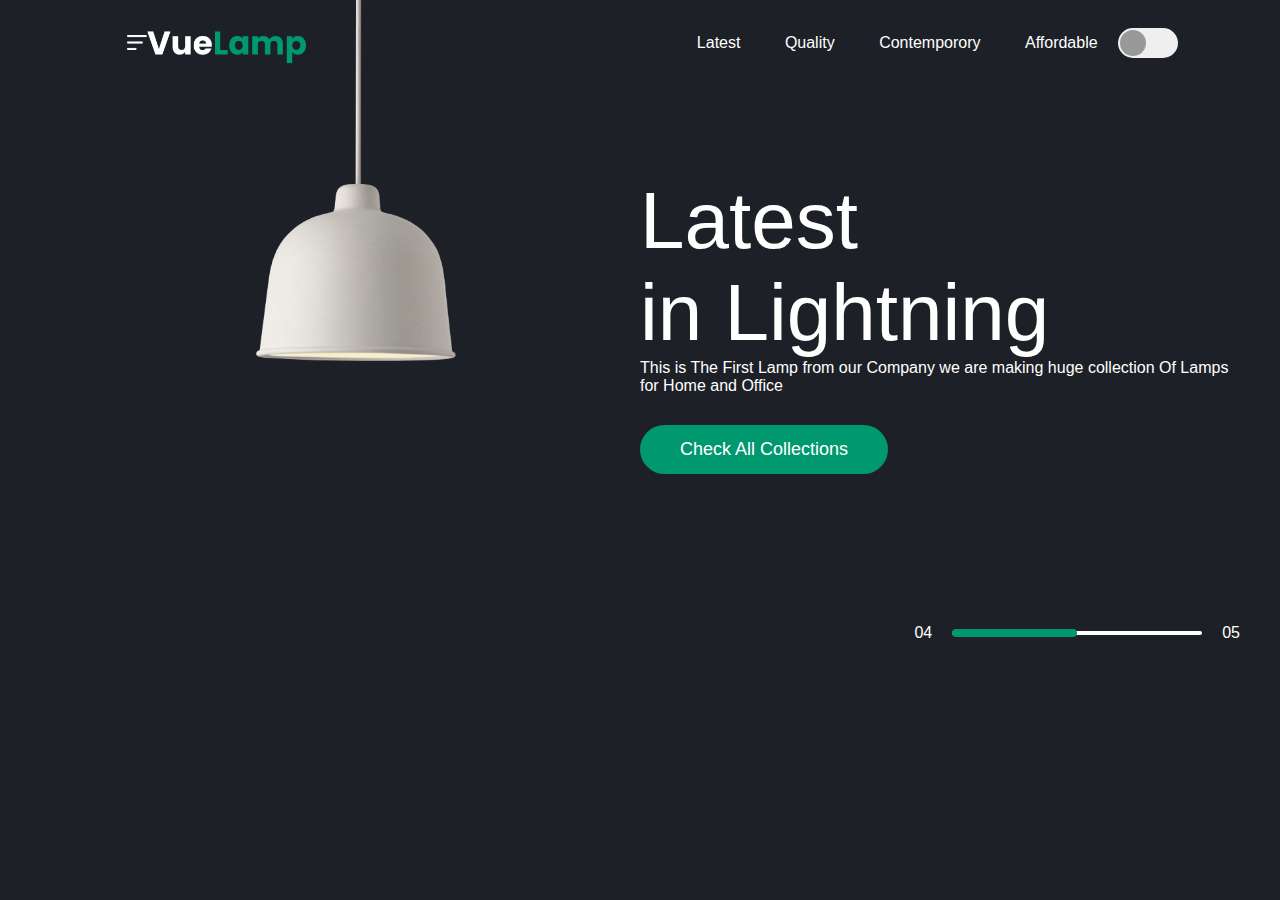
<file: Webpage/index.html>
<!DOCTYPE html>
<html>
    <head>
        <title>Index</title>
        <link rel="stylesheet" href="index.css">
    </head>
    <body>
        <div class="hero">
            <nav>
                <img src="images/menu.png" class="menu">
                <img src="images/logo.png" class="logo">

                <ul>
                    <li><a href="#"> Latest</a></li>
                    <li><a href="#">Quality</a></li>
                    <li><a href="#">Contemporory</a></li>
                    <li><a href="#">Affordable</a></li>
                </ul>
                <button type="button" onclick="toggleBtn()"" id="btn" ><span class="span"></span></button>
            </nav>
            
            <div class="lamp-container">
                <img src="images/lamp.png" class="lamp">
                <img src="images/light.png" class="light" id="light">

            </div>

            <div class="text-container">
                <h1>Latest <br> in Lightning</h1>
                <p>This is The First Lamp from our Company we are making huge collection Of Lamps for Home and Office</p>
                <a href="#">Check All Collections</a>

                <div class="control">
                    <p>04</p>
                    <span></span>
                    <div class="line"><span></span></div>
                    <p>05</p>
                </div>

            </div>
        

        </div>

        <script>

                var btn=document.getElementById("btn")
                var ligt=document.getElementById("light")

                function toggleBtn()
                {
                    btn.classList.toggle("active");
                    light.classList.toggle("on");
                }

        </script>
    </body>
</html>
</file>
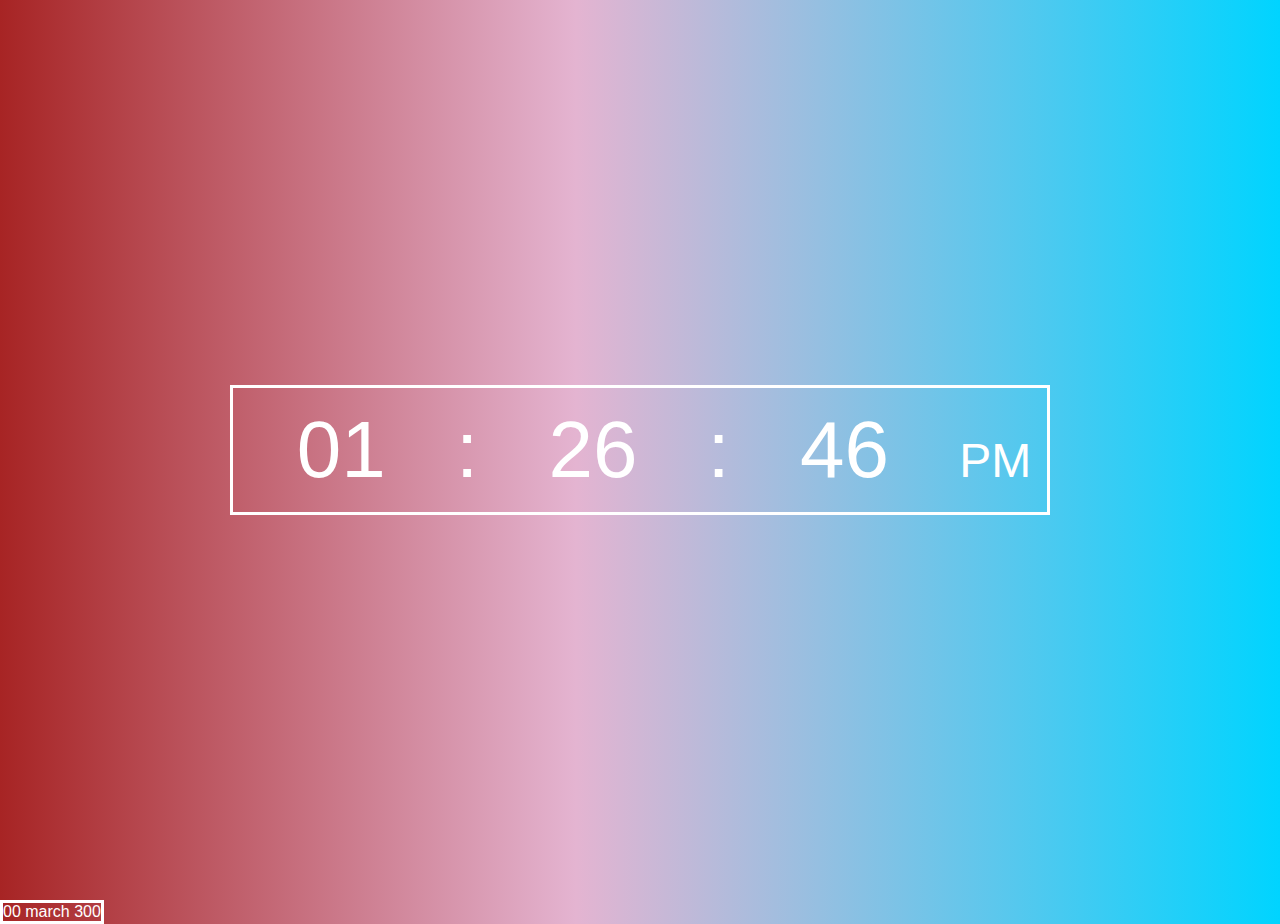
<file: Clock/dc.html>
<!DOCTYPE html>
<html>
    <head>
        <title>Digital Clock</title>
        <link rel="stylesheet" href="dc.css">
    </head>
    <body>
        <div id="container">
            <div id="wrapper">
                <span id="hour">00</span>
                <span>:</span>
                <span id="minute">00</span>
                <span>:</span>
                <span  id="second">00</span>
                <span id="ampm">AM</span>
              </div>
        </div>

        <div id="datecontainer">
            <div id="datewrapper">
                <span id="date">00</span>
                <span>   </span>
                <span id="month">march</span>
                <span>  </span>
                <span id="year">300</span>

            </div>
        </div>

      <script src="dc.js">

        </script>



    </body>
</html>
</file>
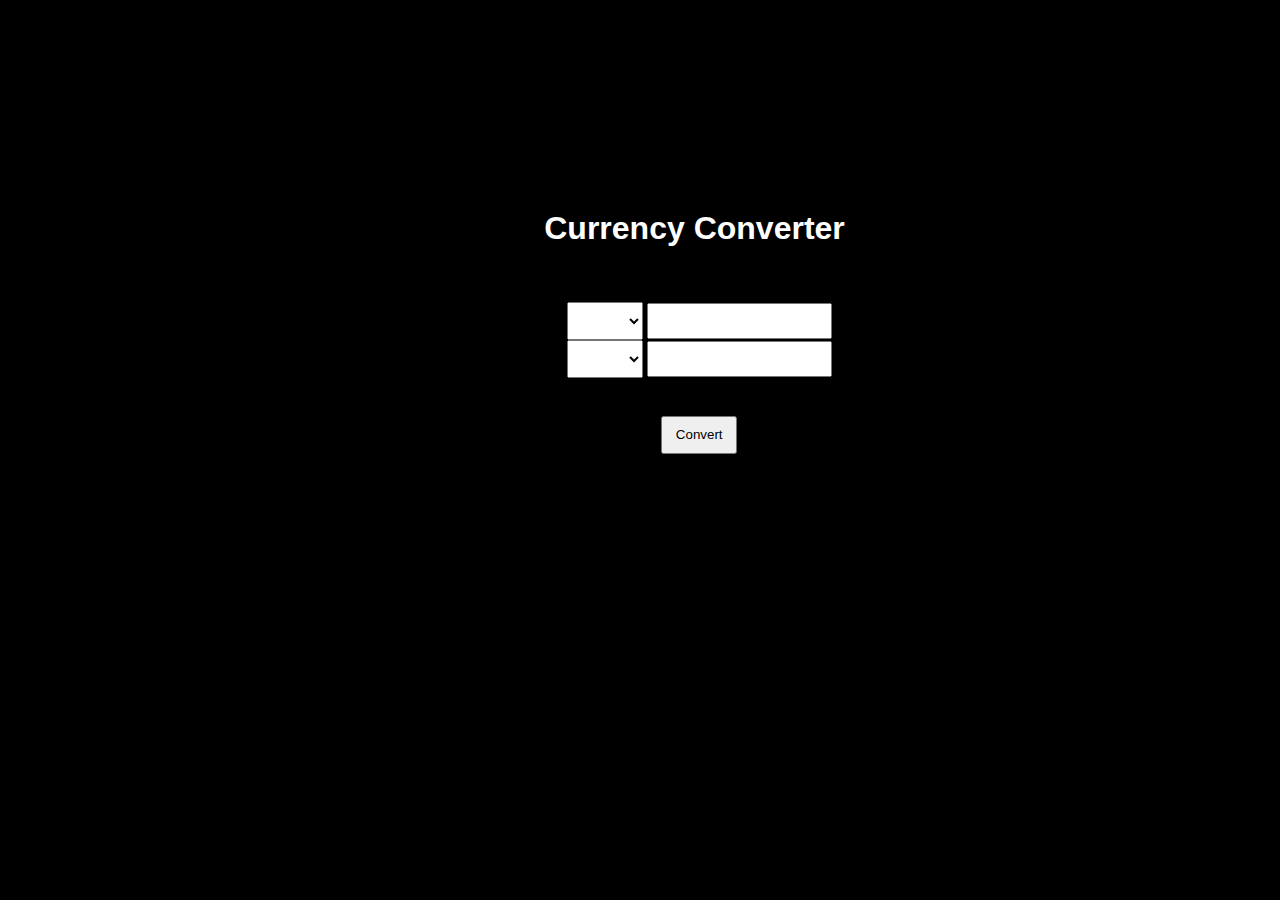
<file: Currency-Converter/currency.html>
<!DOCTYPE html>>
<html>
    <head>
        <title>Currency Converter</title>
        <link rel="stylesheet" href="currency.css">
    </head>
    <body>
            <h1>Currency Converter</h1>
        <div id="container">
            <div>

            
            <select id="selectcurr"> 
               
            </select>
            <input type="number" id="input">
        </div>
        <div>
            <select id="selectcurr">

            </select>
            <input type="text" id="result">
        </div>
    </div>

        <button type="submit" >Convert</button>
        <script src="currency.js">

        </script>

    </body>
</html>
</file>
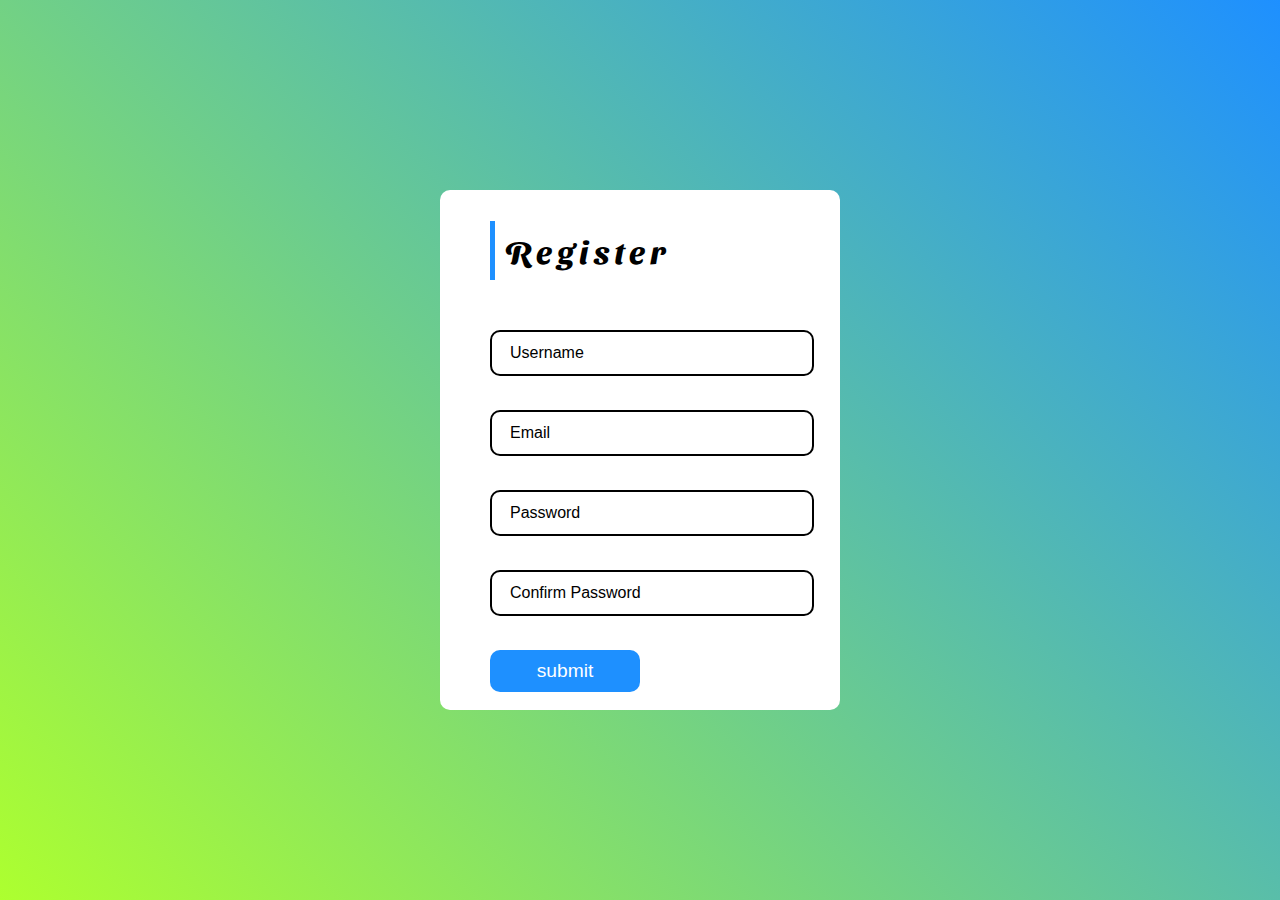
<file: Form-Validation/form.html>
<!DOCTYPE html>
<html>
    <head>
        <title>Register</title>
        <link rel="stylesheet" href="form.css">
    </head>
    <body>
        <div class="center">
            <h1>Register</h1>
            <form>
                <div class="inputbox">
                    <input type="text" id="username" required="required">
                    <span>Username</span>
                    <div id="emsg"></div>
                  </div>
              <div class="inputbox">
                <input type="text" id="Email"  required="required">
                <span>Email</span>
                <div id="emsg"></div>
              </div>
              <div class="inputbox">
                <input type="text" id="password"  required="required">
                <span>Password</span>
                <div id="emsg"></div>
              </div>
              <div class="inputbox">
                <input type="text" id="cpassword" required="required">
                <span>Confirm Password</span>
                <div id="emsg"></div>
              </div>
              <div class="inputbox">
                <input type="button" id="button" value="submit">
              </div>
            </form>
          </div>

          <script src="form.js"></script>
    </body>
</html>
</file>
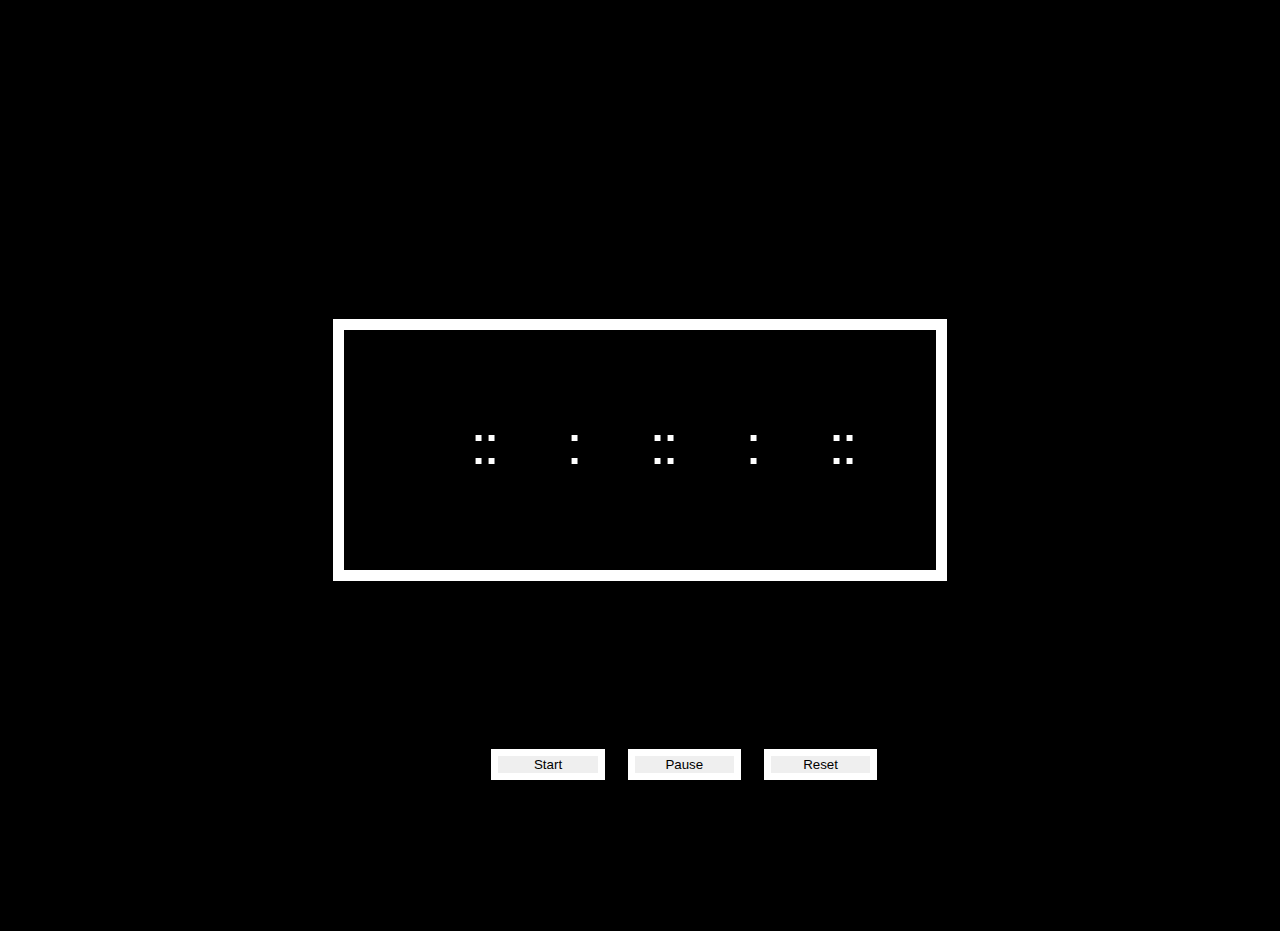
<file: Stopwatch/Stopwatch.html>
<!DOCTYPE html>
<html>
    <head>
        <title>Stop Watch</title>
        <link rel="stylesheet" href="Stopwatch.css">
    </head>
    <body>

        <div id="container">
            <div id="wrapper">
                <span  id="min">::</span>
                <span>:</span>
                <span id="sec">::</span>
                <span>:</span>
                <span id="mili">::</span>
            </div>
        </div>

            <div id="button">
            <button id="start">Start</button>
            <button id="pause">Pause</button>
            <button id="reset">Reset</button>
            </div>


            <script src="Stopwatch.js">

            </script>


    </body>
</html>
</file>
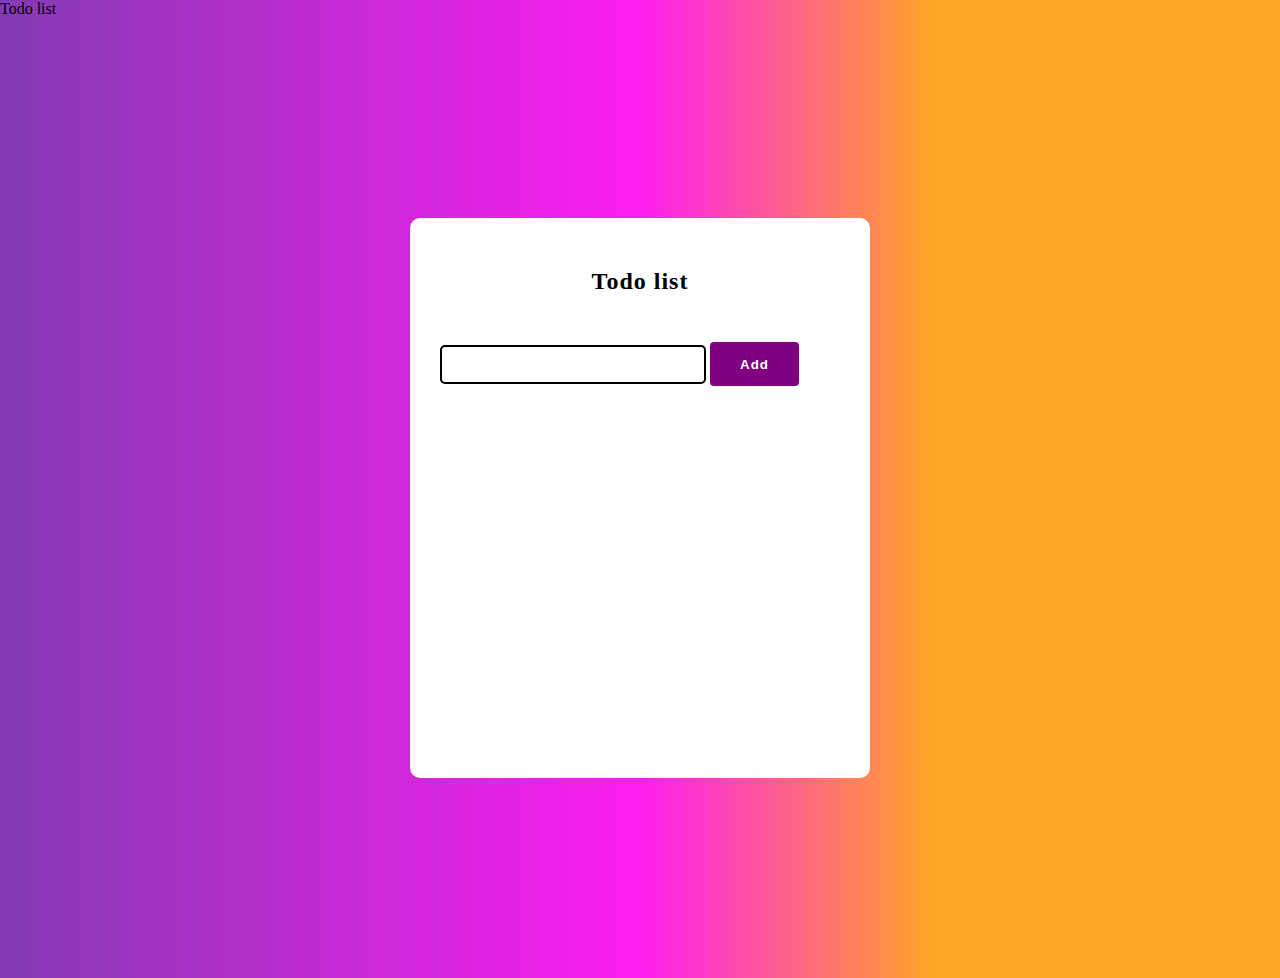
<file: Todo-List/todo.html>
<!DOCTYPE html>
<html>
    <head>
        <tittle>Todo list</tittle>
        <link rel="stylesheet" href="todo.css">
    </head>

    <body>

        <div id="wrapper">
            <h2>Todo list</h2>
            <input id="input">
            <button type="submit" id="add">Add</button>
            <div id="result">

            </div>
        </div>

        <script src="todo.js">

        </script>


    </body>
</html>
</file>
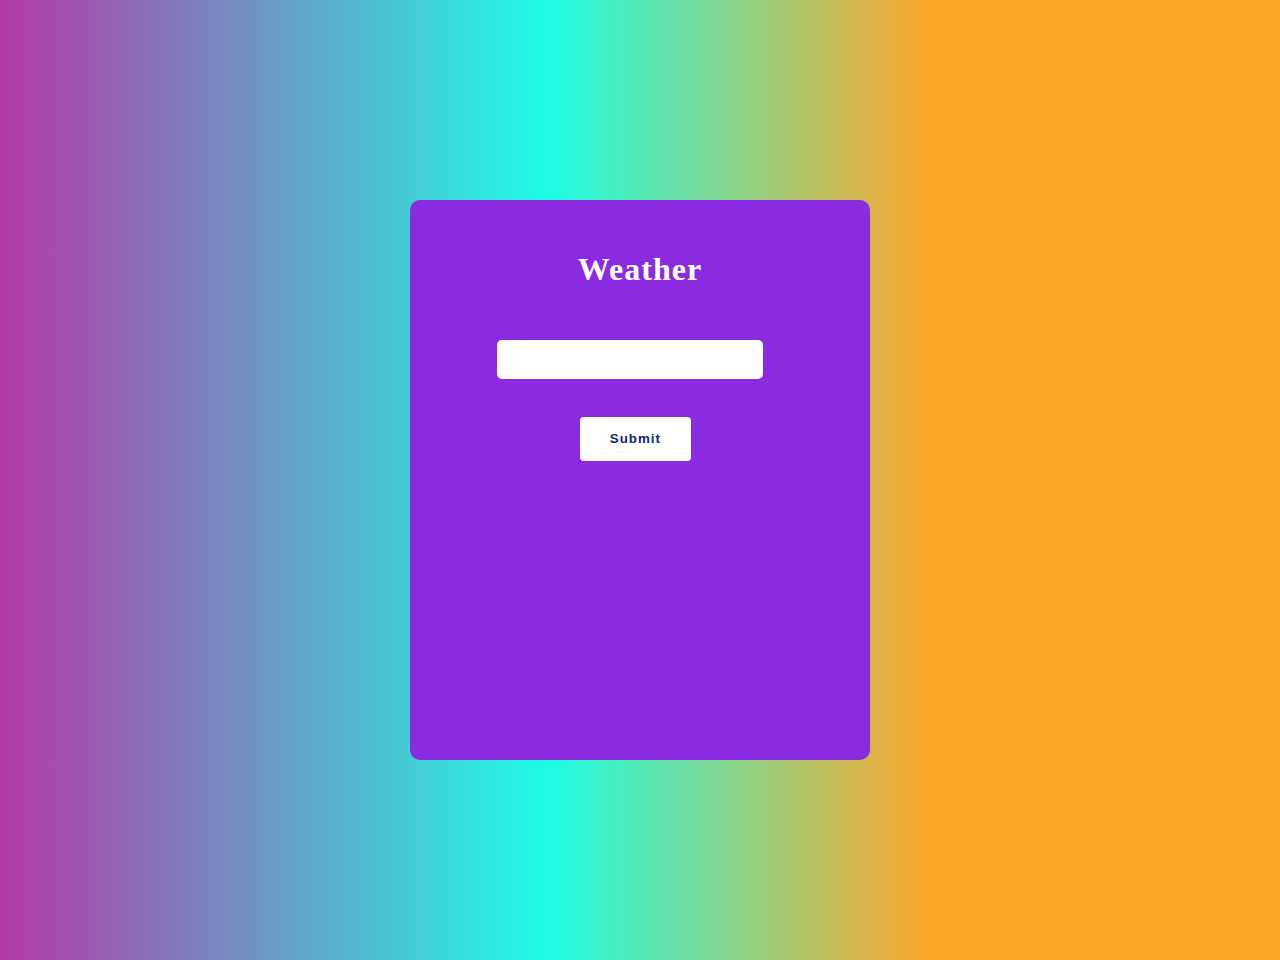
<file: Weather-Forecasting Application/weather.html>
<!DOCTYPE html>
<html>
    <head>
        <title>Weather</title>
        <link rel="stylesheet" href="weather.css"> 
    </head>

    <body>

        <div id="wrapper">
            <h1>
                Weather
            </h1>
            <input id="input">
            <button type="submit">Submit</button>
            <div id="result"></div>
        </div>

        <script src="weather.js">

        </script>
       


    </body>
</html>
</file>
<file: Webpage/index.css>
*{
    margin: 0;
    padding: 0;
    font-family:'Franklin Gothic Medium', 'Arial Narrow', Arial, sans-serif;
    box-sizing: border-box;
}

.hero
{
    background: #1d2026;
    min-height: 100vh;
    width: 100%;
    color: #fff;
    position: relative;
    
}

nav{
    display: flex;
    align-items: center;
    padding:20px 8%;
    
}

nav .menu
{
    width: 20px;
    margin-left: 25px;
    cursor: pointer;
}

nav .logo
{
    width: 160px;
    cursor: pointer;
}

nav ul
{
    flex: 1;
    text-align: right;
}

nav ul li
{
    display: inline-block;
    list-style:none;
    margin: 0 20px;
   
}

nav ul li a
{
    text-decoration: none;
    color: #fff;
}

button
{
    background: #efefef;
    width: 60px;
    height: 30px;
    border-radius:20px;
    border: 0;
    outline: 0;
    cursor: pointer;
    transition:0.5s;
    
}

button .span
{
    display: block;
    background: #999;
    height: 26px;
    width: 26px;
    border-radius: 50%;
    margin-left: 2px;
    transition:0.5s, margin-left 0.5s;
}

.lamp-container
{
    position: absolute; 
    top: -22px;
    left: 20%;
    width: 200px;
}

.lamp
{
    width: 100%;
}

.light
{
    position: absolute;
    top: 97%;
    left: 50%;
    transform: translateX(-50%);
    width: 700px;
    margin-left: -10px;
    opacity:0;
}

.text-container
{
    max-width: 600px;
    margin-top: 7%;
    margin-left: 50%;

}

.text-container h1{

    font-size: 80px;
    font-weight: 400;
}


.active
{
    background: green;
}

.text-container a
{
    text-decoration: none;
    background: #00986f;
    padding: 14px 40px;
    display: inline-block;
    color: #fff;
    font-size: 18px;
    margin-top: 30px;
    border-radius: 30px;

}

.control
{
    display:flex;
    align-items: center;
    justify-content: flex-end;
    margin-top: 150px;
}

.control .line{
    width:250px;
    height:4px;
    background: #fff;
    margin:0 20px;
    border-radius: 2px;
}

.control .line span
{
    width:50%;
    height: 8px;
    margin-top: -2px;
    border-radius: 4px;
    background: #00986f;
    display: block;
}

.active
{
    background: green;
}
.active span
{
    background: #fff;
    margin-left: 31px;
}

.on
{
    position: absolute;
    top: 97%;
    left: 50%;
    transform: translateX(-50%);
    width: 700px;
    margin-left: -10px;
    opacity:0;
    opacity: 1;
}
</file>
<file: Clock/dc.css>
body{
    margin:0;
    padding:0;
    background: rgb(167,36,36);
    background: linear-gradient(90deg, rgba(167,36,36,1) 0%, rgba(228,180,209,1) 45%, rgba(0,212,255,1) 100%);;
}

#container{

    font-family: Arial, Helvetica, sans-serif;
    display: flex;
    color: white;
    width: 100vw;
    height: 100vh;
    align-items: center;
    justify-content: center;
    font-size: 5em;
}

#wrapper
{
    border:3px solid white;
    padding: 1rem;

}

#wrapper span
{
    margin-left:3rem;
}

#ampm{

    font-size: 3rem;
    align-items: end;

}

#datecontainer
{
    font-family: Arial, Helvetica, sans-serif;
    color: white;
    display: flex;
    
}

#datewrapper
{
    border: 3px solid white;
    color: white;
}
</file>
<file: Currency-Converter/currency.css>
body{
    font-family: Cambria, Cochin, Georgia, Times, 'Times New Roman', serif;
    background-color: black;
    padding: 0;
    margin: 0;
}

h1
{
    color: white;
    position: absolute;
    left: 14.4cm;
    top: 5cm;
    font-family: Arial, Helvetica, sans-serif;
    
}

#container
{
    position: absolute;
    left: 15cm;
    top: 8cm;
    

}

button
{
    position: absolute;
    top: 11cm;
    left: 17.5cm;
    width: 2cm;
    height: 1cm;
}

#selectcurr
{
    width: 2cm;
    height: 1cm;
    text-align: center;

}

input
{
    height: 0.8cm;
    text-align: center;
}
</file>
<file: Form-Validation/form.css>
@import url("https://fonts.googleapis.com/css2?family=Sansita+Swashed:wght@600&display=swap");
body {
  margin: 0;
  padding: 0;
  box-sizing: border-box;
  display: flex;
  justify-content: center;
  align-items: center;
  height: 100vh;
  background: linear-gradient(45deg, greenyellow, dodgerblue);
  font-family: "Sansita Swashed", cursive;
}
.center {
  position: relative;
  padding: 10px 50px;
  background: #fff;
  border-radius: 10px;
}
.center h1 {
  font-size: 2em;
  border-left: 5px solid dodgerblue;
  padding: 10px;
  color: #000;
  letter-spacing: 5px;
  margin-bottom: 50px;
  font-weight: bold;
  padding-left: 10px;
}
.center .inputbox {
  position: relative;
  width: 300px;
  height: 50px;
  margin-bottom: 30px;
}
.center .inputbox input {
  position: absolute;
  top: 0;
  left: 0;
  width: 100%;
  border: 2px solid #000;
  outline: none;
  background: none;
  padding: 10px;
  border-radius: 10px;
  font-size: 1.2em;
}
.center .inputbox:last-child {
  margin-bottom: 0;
}
.center .inputbox span {
  position: absolute;
  top: 14px;
  left: 20px;
  font-size: 1em;
  transition: 0.6s;
  font-family: sans-serif;
}
.center .inputbox input:focus ~ span,
.center .inputbox input:valid ~ span {
  transform: translateX(-13px) translateY(-35px);
  font-size: 1em;
}
.center .inputbox [type="button"] {
  width: 50%;
  background: dodgerblue;
  color: #fff;
  border: #fff;
}
.center .inputbox:hover [type="button"] {
  background: linear-gradient(45deg, greenyellow, dodgerblue);
}

#emsg
{
    position:absolute;
    margin-top: 50px;
}
</file>
<file: Stopwatch/Stopwatch.css>
@font-face {
    font-family:digital;
    src: url(digital.ttf);
}


body
{
    font-family:digital;
    background-color: black;
    margin: 0;
    padding: 0;
}

#container
{
    color:white;
    display:flex;
    width:100vw;
    height:100vh;
    align-items: center;
    justify-content: center;
    font-size: 5rem;
}

#wrapper span
{
    margin-left:3rem;
}


#wrapper
{
    border: 3mm solid white;
    padding: 1em;
}

button
{

    
   width: 3cm; 
   border: 2mm solid white;
   animation: reverse;
   

}

#start
{
    margin-left:13cm;
    position: relative;
    top:-4cm;
}

#stop
{
    margin-left:14cm;
    top:-4cm;
}

#pause
{
    margin-left:5mm;
    position: relative;
    top:-4cm;
}

#reset
{
    margin-left:5mm;
    position: relative;
    top:-4cm;
}
</file>
<file: Todo-List/todo.css>
body{
    background: rgb(131,58,180);
background: linear-gradient(90deg, rgba(131,58,180,1) 0%, rgba(253,29,240,1) 50%, rgba(255,165,38,1) 73%);
    margin: 0;
}

#wrapper h2{
    display: flex;
    justify-content: center;
    color:black;
    letter-spacing: 1px;
}

input
{
    border-radius: 5px;
    border: 2px solid black ;
    margin-top:30px;
    height:2.5em;
    width:250px;
    padding-left:10px;
}

input:active
{
        border:none;
}

#wrapper
{
    height:500px;
    width:400px;
    margin:200px auto;
    background-color:white;
    border-radius:10px;
    padding:30px;

}


button{
    background-color:purple;
    border-radius: 4px;
    height: 44px;
    font-weight: 600;
    padding: 0 30px;
    letter-spacing: 1px;
    border: none;
    color: white;
}

button:hover{
    cursor:pointer;
}

#result{
    color:black;
    font-size:28px;  
    margin-top:10px; 
}


#result p{
    margin:10px 0px;
  }
  
  #result p:hover{
    cursor: pointer;
  }
</file>
<file: Weather-Forecasting Application/weather.css>
body
{
    background: rgb(180,58,167);
    background: linear-gradient(90deg, rgba(180,58,167,1) 0%, rgba(29,253,228,1) 43%, rgba(255,165,38,1) 73%);
}


#wrapper h1{
    display: flex;
    justify-content: center;
    color:white;
    letter-spacing: 1px;
    
}

input
{
    border-radius: 5px;
    border: 2px solid white ;
    margin-left: 1.5cm;
    margin-top:30px;
    height:2.5em;
    width:250px;
    padding-left:10px;

}

input:hover{
    border-color:palevioletred;
}


#wrapper
{
    height:500px;
    width:400px;
    margin:200px auto;
    background-color: blueviolet;
    border-radius:10px;
    padding:30px;
    cursor: pointer;

}


button{

    margin-left: 3.7cm;
    margin-top: 1cm;
    background-color:white;
    border-radius: 4px;
    height: 44px;
    font-weight: 600;
    padding: 0 30px;
    letter-spacing: 1px;
    border: none;
    color: #102770;
}

button:hover{
    cursor:pointer;
    background: rgb(34,193,195);
background: linear-gradient(0deg, rgba(34,193,195,1) 0%, rgba(140,253,45,1) 100%);
}

#result{
    color:white;
    font-size:28px;  
    margin-top:50px;
    margin-left: 2cm; 
}


#result p{
    margin:10px 0px;
    cursor: pointer;
  }
  
  #result p:hover{
    cursor: pointer;

  }
</file>
